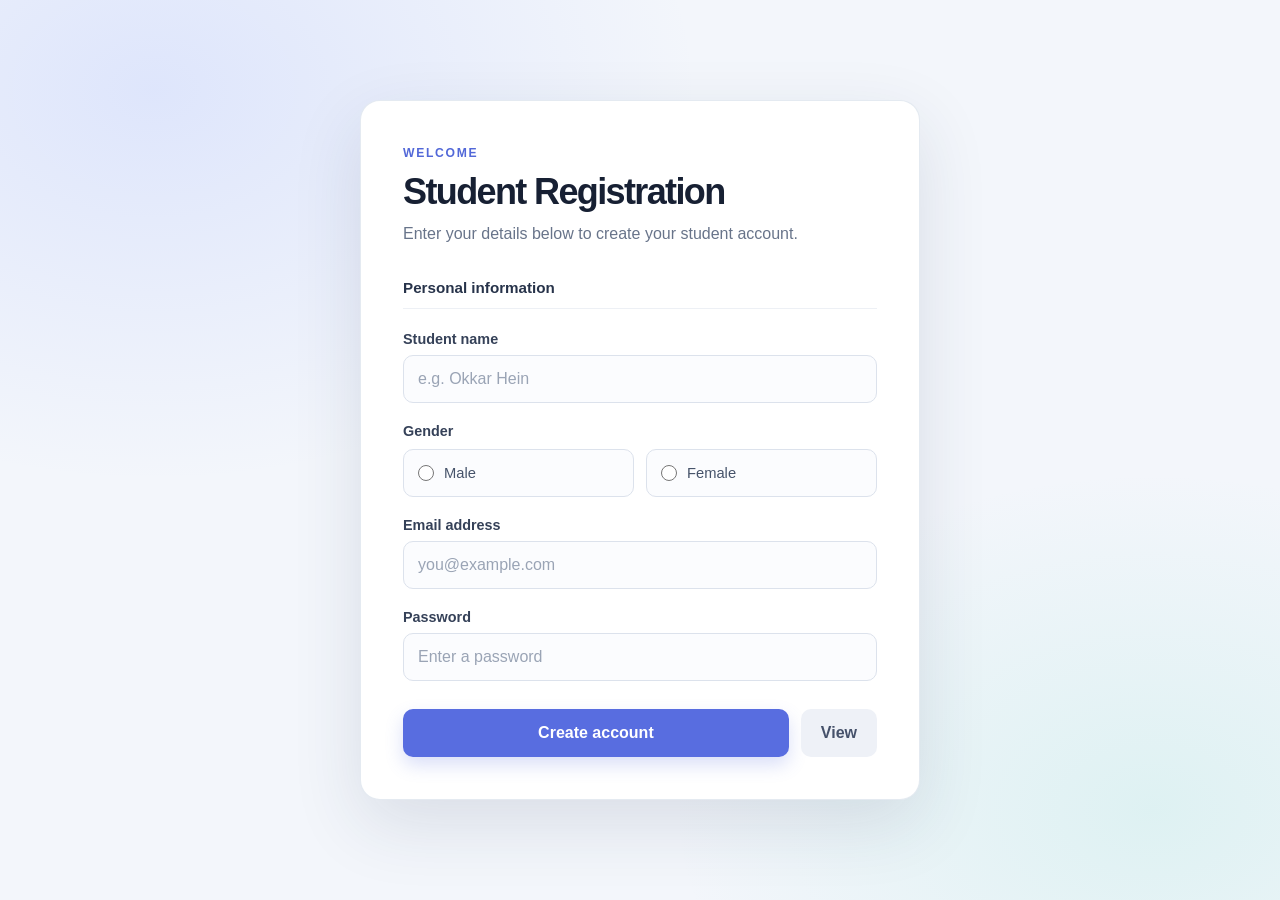
<file: index.html>
<!DOCTYPE html>
<html lang="en">
<head>
    <meta charset="UTF-8">
    <meta name="viewport" content="width=device-width, initial-scale=1.0">
    <title>Student Register</title>
    <link rel="stylesheet" href="style.css">
</head>

<body>
    <main class="page">
        <section class="registration-card" aria-labelledby="page-title">
            <header class="card-header">
                <span class="eyebrow">WELCOME</span>
                <h1 id="page-title">Student Registration</h1>
                <p>Enter your details below to create your student account.</p>
            </header>

            <form id="registration-form" action="datainput.php" method="post">
                <input type="hidden" name="submit" value="1">
                <fieldset>
                    <legend>Personal information</legend>

                    <div class="form-field">
                        <label for="student-name">Student name</label>
                        <input id="student-name" type="text" name="student_name"
                               placeholder="e.g. Okkar Hein" autocomplete="name" required>
                    </div>

                    <fieldset class="gender-field">
                        <legend>Gender</legend>
                        <div class="radio-options">
                            <label class="radio-option">
                                <input type="radio" name="student_gender" value="Male" required>
                                <span>Male</span>
                            </label>
                            <label class="radio-option">
                                <input type="radio" name="student_gender" value="Female" required>
                                <span>Female</span>
                            </label>
                        </div>
                    </fieldset>

                    <div class="form-field">
                        <label for="student-email">Email address</label>
                        <input id="student-email" type="email" name="student_email"
                               placeholder="you@example.com" autocomplete="email" required>
                    </div>

                    <div class="form-field">
                        <label for="student-password">Password</label>
                        <input id="student-password" type="password" name="student_password"
                               placeholder="Enter a password" autocomplete="new-password" required>
                    </div>

                    <div class="form-actions">
                        <button class="submit-button" type="submit">Create account</button>
                        <button id="view-records" class="reset-button" type="button">View</button>
                    </div>
                </fieldset>
            </form>
        </section>
    </main>

    <dialog id="result-dialog" class="result-dialog"
            aria-labelledby="dialog-title" aria-describedby="dialog-message">
        <div class="dialog-content">
            <h2 id="dialog-title">Review your information</h2>
            <p id="dialog-message"></p>
            <div class="dialog-actions">
                <button id="confirm-save" class="dialog-ok-button" type="button">OK</button>
                <button id="view-entry" class="dialog-view-button" type="button" hidden>View</button>
            </div>
        </div>
    </dialog>

    <script src="script.js"></script>
</body>
</html>
</file>
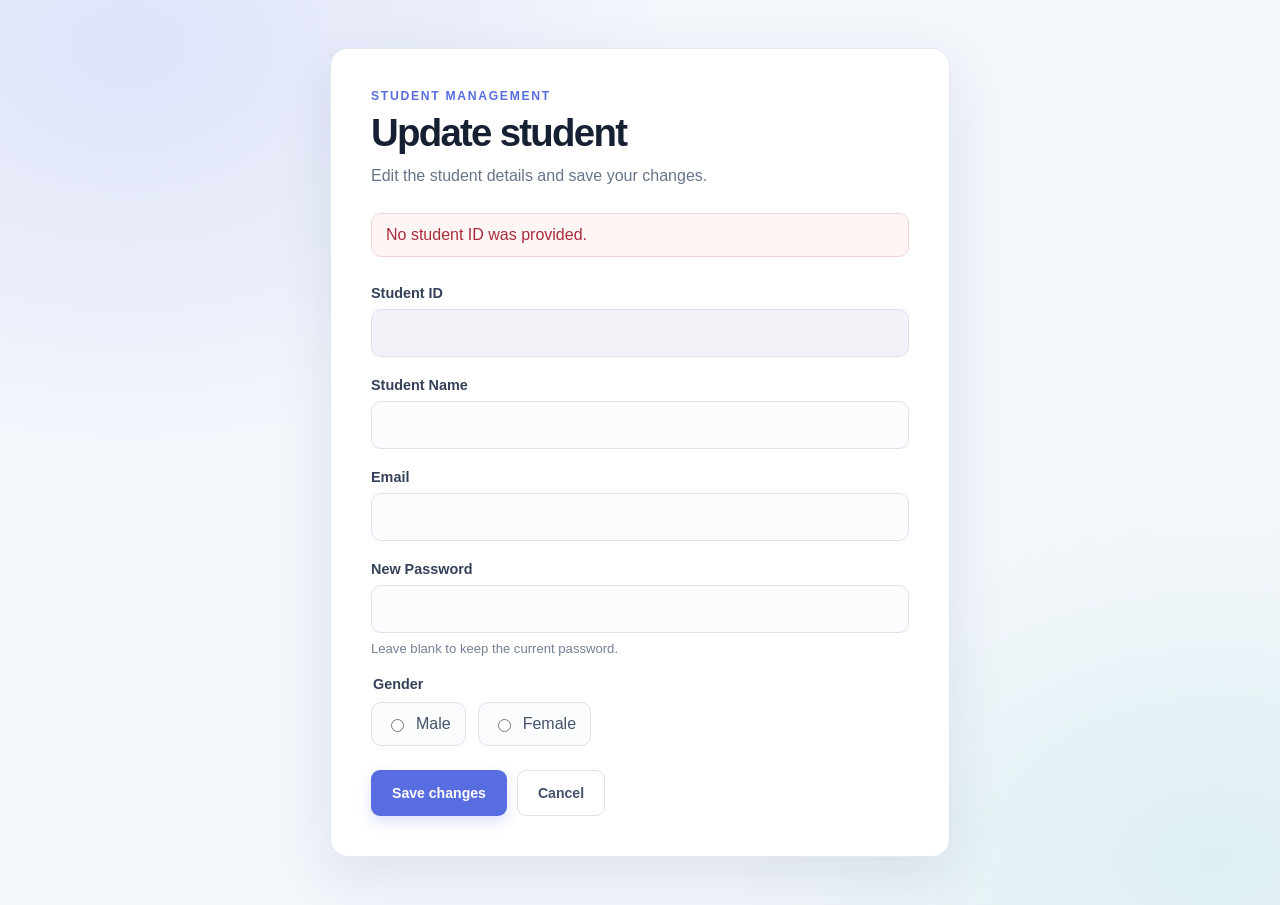
<file: update.html>
<!DOCTYPE html>
<html>
<head>
    <meta charset="UTF-8">
    <meta name="viewport" content="width=device-width, initial-scale=1.0">
    <title>Update Student</title>
    <link rel="stylesheet" href="VUD.css">
</head>
<body>
    
    <main class="page-shell">
        <section class="panel form-panel">
            <header class="page-header">
                <p class="eyebrow">Student management</p>
                <h1>Update student</h1>
                <p class="page-subtitle">Edit the student details and save your changes.</p>
            </header>
            <p id="loadError" class="status-message" role="alert" hidden></p>
            <form class="student-form" action="VUD.php" method="post">
                <div class="form-field">
                    <label for="student-id">Student ID</label>
                    <input type="text" name="student_id" id="student-id" class="form-control" readonly>
                </div>
                <div class="form-field">
                    <label for="student-name">Student Name</label>
                    <input type="text" name="student_name" id="student-name" class="form-control" required>
                </div>
                <div class="form-field">
                    <label for="student-email">Email</label>
                    <input type="email" name="student_email" id="student-email" class="form-control" required>
                </div>
                <div class="form-field">
                    <label for="student-password">New Password</label>
                    <input type="password" name="student_password" id="student-password" class="form-control"
                           autocomplete="new-password">
                    <small class="field-help">Leave blank to keep the current password.</small>
                </div>
                <fieldset class="gender-options">
                    <legend>Gender</legend>
                    <div class="radio-row">
                        <label class="radio-choice"><input type="radio" name="student_gender" value="Male" required> Male</label>
                        <label class="radio-choice"><input type="radio" name="student_gender" value="Female" required> Female</label>
                    </div>
                </fieldset>
                <div class="form-actions">
                    <button type="submit" name="update" class="button button-primary">Save changes</button>
                    <a href="view%26edit.html" class="button button-secondary">Cancel</a>
                </div>
            </form>
        </section>
    </main>

   <script src="update.js"></script>
</body>
</html>
</file>
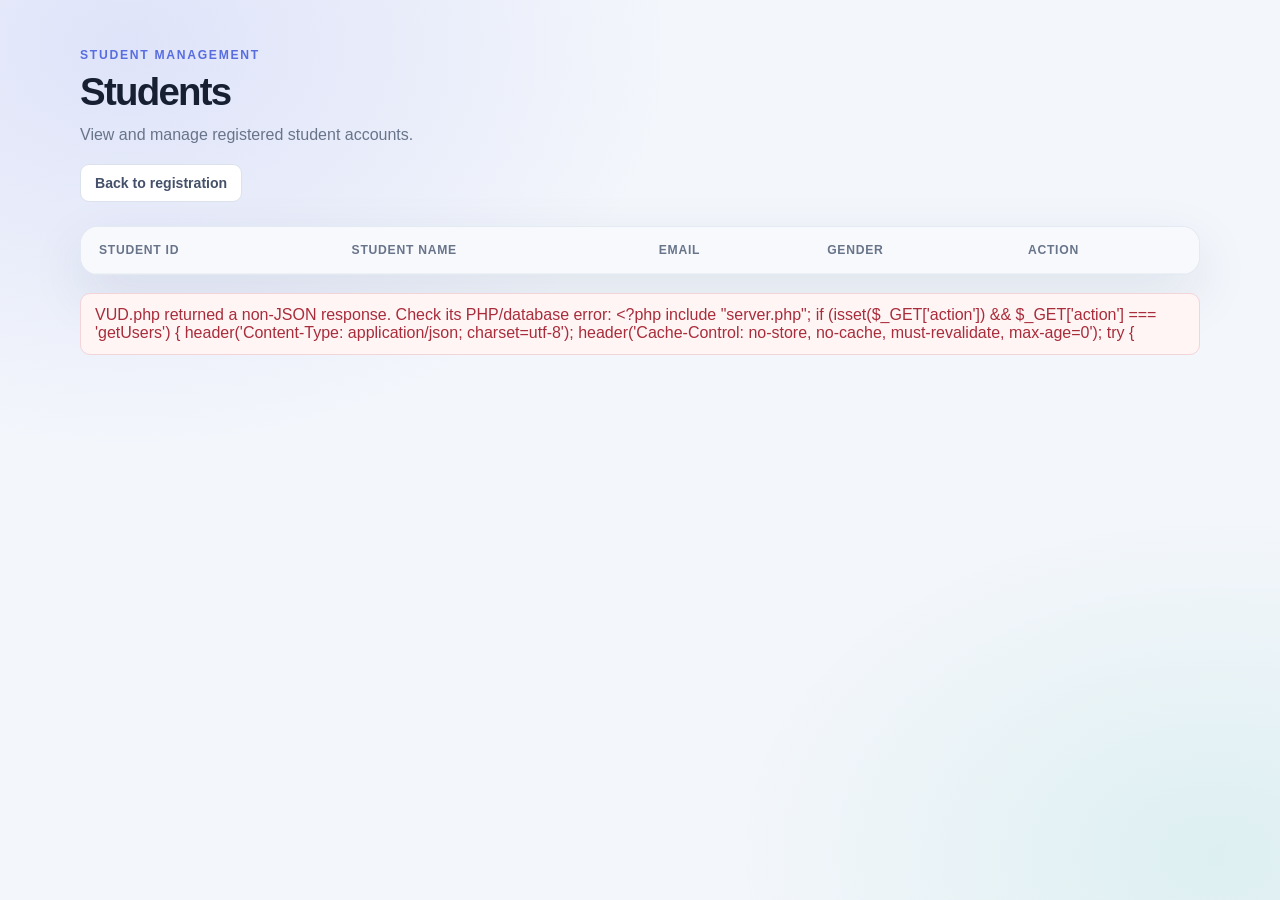
<file: view&edit.html>
<!DOCTYPE html>
<html>
<head>
    <meta charset="UTF-8">
    <meta name="viewport" content="width=device-width, initial-scale=1.0">
    <title>Users</title>
    <link rel="stylesheet" href="VUD.css">
</head>
<body>
    <main class="page-shell">
        <header class="page-header">
            <p class="eyebrow">Student management</p>
            <h1>Students</h1>
            <p class="page-subtitle">View and manage registered student accounts.</p>
            <a class="button button-secondary back-button" href="index.html">Back to registration</a>
        </header>
        <section class="panel table-scroll" aria-label="Registered students">
        <table class="students-table">
            <thead>
                <tr>
                    <th>Student ID</th>
                    <th>Student Name</th>
                    <th>Email</th>
                    <th>Gender</th>
                    <th>Action</th>
                </tr>
            </thead>
            <tbody id="userTableBody"></tbody>
        </table>
        </section>
        <p id="loadError" class="status-message" role="alert" hidden></p>
    </main>

  <script src="view&edit.js"></script>
</body>
</html>
</file>
<file: style.css>
:root {
    color-scheme: light;
    font-family: Inter, "Segoe UI", Arial, sans-serif;
    color: #172033;
    background: #f3f6fb;
    font-synthesis: none;
    text-rendering: optimizeLegibility;
}

* {
    box-sizing: border-box;
}

body {
    min-width: 320px;
    min-height: 100vh;
    margin: 0;
    background:
        radial-gradient(ellipse at 12% 10%, rgba(119, 148, 255, 0.17), transparent 34rem),
        radial-gradient(ellipse at 90% 90%, rgba(94, 212, 190, 0.14), transparent 30rem),
        #f3f6fb;
}

.page {
    display: grid;
    min-height: 100vh;
    place-items: center;
    padding: 48px 20px;
}

.registration-card {
    width: min(100%, 560px);
    padding: 42px;
    border: 1px solid rgba(226, 232, 240, 0.9);
    border-radius: 20px;
    background: #fff;
    box-shadow: 0 24px 70px rgba(34, 50, 84, 0.12);
}

.card-header {
    margin-bottom: 32px;
}

.eyebrow {
    color: #5268d8;
    font-size: 0.76rem;
    font-weight: 750;
    letter-spacing: 0.14em;
}

h1 {
    margin: 10px 0 8px;
    font-size: clamp(1.8rem, 5vw, 2.25rem);
    letter-spacing: -0.045em;
}

.card-header p {
    margin: 0;
    color: #68748a;
    line-height: 1.6;
}

form > fieldset {
    min-width: 0;
    margin: 0;
    padding: 0;
    border: 0;
}

form > fieldset > legend {
    width: 100%;
    margin-bottom: 22px;
    padding: 0 0 12px;
    border-bottom: 1px solid #edf0f5;
    color: #27334a;
    font-size: 0.95rem;
    font-weight: 700;
}

.form-field {
    display: grid;
    gap: 8px;
    margin-bottom: 20px;
}

.form-field label,
.gender-field > legend {
    color: #354158;
    font-size: 0.9rem;
    font-weight: 650;
}

.form-field input {
    width: 100%;
    min-height: 48px;
    padding: 0 14px;
    border: 1px solid #dce2ec;
    border-radius: 10px;
    outline: none;
    background: #fbfcfe;
    color: #172033;
    font: inherit;
    transition: border-color 160ms ease, box-shadow 160ms ease, background 160ms ease;
}

.form-field input::placeholder {
    color: #9aa4b5;
}

.form-field input:focus {
    border-color: #6678e8;
    background: #fff;
    box-shadow: 0 0 0 4px rgba(102, 120, 232, 0.14);
}

.gender-field {
    min-width: 0;
    margin: 0 0 20px;
    padding: 0;
    border: 0;
}

.gender-field > legend {
    margin-bottom: 10px;
    padding: 0;
}

.radio-options {
    display: flex;
    gap: 12px;
}

.radio-option {
    display: flex;
    flex: 1;
    align-items: center;
    gap: 10px;
    min-height: 48px;
    padding: 0 14px;
    border: 1px solid #dce2ec;
    border-radius: 10px;
    background: #fbfcfe;
    color: #46536a;
    cursor: pointer;
    font-size: 0.92rem;
}

.radio-option input {
    width: 16px;
    height: 16px;
    margin: 0;
    accent-color: #586de0;
}

.form-actions {
    display: flex;
    gap: 12px;
    margin-top: 28px;
}

.form-actions button {
    min-height: 48px;
    padding: 0 20px;
    border: 0;
    border-radius: 10px;
    font: inherit;
    font-weight: 700;
    cursor: pointer;
    transition: transform 160ms ease, background 160ms ease, box-shadow 160ms ease;
}

.form-actions button:hover {
    transform: translateY(-1px);
}

.form-actions button:focus-visible,
.radio-option:focus-within {
    outline: 3px solid rgba(102, 120, 232, 0.3);
    outline-offset: 2px;
}

.submit-button {
    flex: 1;
    background: #586de0;
    color: #fff;
    box-shadow: 0 8px 18px rgba(88, 109, 224, 0.22);
}

.submit-button:hover {
    background: #485dcf;
}

.reset-button {
    background: #eef1f7;
    color: #45516a;
}

.reset-button:hover {
    background: #e4e8f0;
}

.result-dialog {
    width: min(100% - 32px, 420px);
    padding: 0;
    border: 0;
    border-radius: 18px;
    color: #172033;
    box-shadow: 0 24px 70px rgba(34, 50, 84, 0.24);
}

.result-dialog::backdrop {
    background: rgba(23, 32, 51, 0.48);
    backdrop-filter: blur(3px);
}

.dialog-content {
    padding: 32px;
}

.dialog-content h2 {
    margin: 0 0 10px;
    font-size: 1.35rem;
}

.dialog-content p {
    margin: 0;
    color: #68748a;
    line-height: 1.6;
}

.account-details {
    display: grid;
    gap: 12px;
    margin: 20px 0 0;
    padding: 16px;
    border-radius: 12px;
    background: #f3f6fb;
}

.account-details[hidden] {
    display: none;
}

.account-details div {
    display: grid;
    gap: 4px;
}

.account-details dt {
    color: #68748a;
    font-size: 0.8rem;
    font-weight: 650;
}

.account-details dd {
    margin: 0;
    overflow-wrap: anywhere;
}

.dialog-actions {
    display: flex;
    justify-content: flex-end;
    gap: 12px;
    margin-top: 28px;
}

.dialog-actions button {
    min-height: 44px;
    padding: 0 18px;
    border: 0;
    border-radius: 10px;
    font: inherit;
    font-weight: 700;
    cursor: pointer;
}

.dialog-actions button:focus-visible {
    outline: 3px solid rgba(102, 120, 232, 0.3);
    outline-offset: 2px;
}

.dialog-view-button {
    margin-right: auto;
    background: #eef1f7;
    color: #45516a;
}

.dialog-view-button:disabled {
    cursor: not-allowed;
    opacity: 0.55;
}

.dialog-ok-button {
    background: #586de0;
    color: #fff;
}

.preview-note {
    margin: 0;
    color: #68748a;
    line-height: 1.6;
}

.preview-details {
    margin: 0 0 24px;
}

.preview-error {
    margin: 0 0 24px;
    color: #a32727;
    line-height: 1.6;
}

.back-to-form {
    display: inline-flex;
    align-items: center;
    justify-content: center;
    min-height: 48px;
    padding: 0 20px;
    border-radius: 10px;
    background: #586de0;
    color: #fff;
    font-weight: 700;
    text-decoration: none;
}

.back-to-form:focus-visible {
    outline: 3px solid rgba(102, 120, 232, 0.3);
    outline-offset: 2px;
}

@media (max-width: 480px) {
    .page {
        padding: 24px 14px;
    }

    .registration-card {
        padding: 28px 22px;
        border-radius: 16px;
    }

    .form-actions {
        flex-direction: column;
    }
}
</file>
<file: VUD.css>
:root {
    font-family: Inter, "Segoe UI", Arial, sans-serif;
    color: #172033;
    background: #f3f6fb;
    font-synthesis: none;
    text-rendering: optimizeLegibility;
}

* {
    box-sizing: border-box;
}

body {
    min-width: 320px;
    min-height: 100vh;
    margin: 0;
    padding: 48px 20px;
    background:
        radial-gradient(ellipse at 10% 5%, rgba(103, 120, 239, 0.15), transparent 34rem),
        radial-gradient(ellipse at 95% 95%, rgba(60, 192, 170, 0.12), transparent 30rem),
        #f3f6fb;
}

.page-shell {
    width: min(100%, 1120px);
    margin: 0 auto;
}

.page-header {
    margin-bottom: 24px;
}

.back-button {
    margin-top: 16px;
}

.eyebrow {
    margin: 0 0 8px;
    color: #586de0;
    font-size: 0.76rem;
    font-weight: 750;
    letter-spacing: 0.14em;
    text-transform: uppercase;
}

h1 {
    margin: 0;
    color: #172033;
    font-size: clamp(1.8rem, 5vw, 2.4rem);
    letter-spacing: -0.045em;
}

.page-subtitle {
    margin: 8px 0 0;
    color: #68748a;
    line-height: 1.6;
}

.panel {
    overflow: hidden;
    border: 1px solid rgba(226, 232, 240, 0.9);
    border-radius: 18px;
    background: #fff;
    box-shadow: 0 20px 55px rgba(34, 50, 84, 0.1);
}

.table-scroll {
    overflow-x: auto;
}

.students-table {
    width: 100%;
    border-collapse: collapse;
    text-align: left;
}

.students-table th,
.students-table td {
    padding: 16px 18px;
    border-bottom: 1px solid #edf0f5;
    vertical-align: middle;
}

.students-table th {
    background: #f8f9fd;
    color: #68748a;
    font-size: 0.76rem;
    font-weight: 750;
    letter-spacing: 0.06em;
    text-transform: uppercase;
    white-space: nowrap;
}

.students-table tbody tr:last-child td {
    border-bottom: 0;
}

.students-table tbody tr:hover {
    background: #fafbff;
}

.table-actions {
    display: flex;
    gap: 8px;
}

.button {
    display: inline-flex;
    min-height: 38px;
    align-items: center;
    justify-content: center;
    padding: 0 14px;
    border: 1px solid transparent;
    border-radius: 9px;
    font: inherit;
    font-size: 0.88rem;
    font-weight: 700;
    text-decoration: none;
    cursor: pointer;
    transition: background 150ms ease, transform 150ms ease, box-shadow 150ms ease;
}

.button:hover {
    transform: translateY(-1px);
    text-decoration: none;
}

.button-primary {
    background: #586de0;
    color: #fff;
    box-shadow: 0 6px 14px rgba(88, 109, 224, 0.2);
}

.button-primary:hover,
.button-primary:focus {
    background: #485dcf;
    color: #fff;
}

.button-danger {
    border-color: #f3d4d7;
    background: #fff5f5;
    color: #c33d4b;
}

.button-danger:hover,
.button-danger:focus {
    background: #ffe8e9;
    color: #a92c3a;
}

.button-secondary {
    border-color: #dce2ec;
    background: #fff;
    color: #45516a;
}

.button-secondary:hover,
.button-secondary:focus {
    background: #f5f7fb;
    color: #27334a;
}

.empty-state {
    padding: 32px 18px !important;
    color: #68748a;
    text-align: center;
}

.status-message {
    margin: 18px 0 0;
    padding: 12px 14px;
    border: 1px solid #f3d4d7;
    border-radius: 10px;
    background: #fff5f5;
    color: #a92c3a;
}

.form-panel {
    width: min(100%, 620px);
    margin: 0 auto;
    padding: clamp(22px, 5vw, 40px);
}

.student-form {
    display: grid;
    gap: 20px;
    margin-top: 28px;
}

.form-field {
    display: grid;
    gap: 8px;
}

.form-field > label,
.gender-options legend {
    color: #354158;
    font-size: 0.9rem;
    font-weight: 700;
}

.form-control {
    width: 100%;
    min-height: 48px;
    padding: 0 14px;
    border: 1px solid #dce2ec;
    border-radius: 10px;
    outline: none;
    background: #fbfcfe;
    color: #172033;
    font: inherit;
    transition: border-color 150ms ease, box-shadow 150ms ease, background 150ms ease;
}

.form-control:focus {
    border-color: #6678e8;
    background: #fff;
    box-shadow: 0 0 0 4px rgba(102, 120, 232, 0.14);
}

.form-control[readonly] {
    background: #f1f3f8;
    color: #68748a;
}

.field-help {
    color: #758096;
    font-size: 0.82rem;
}

.gender-options {
    margin: 0;
    padding: 0;
    border: 0;
}

.gender-options legend {
    margin-bottom: 10px;
}

.radio-row {
    display: flex;
    flex-wrap: wrap;
    gap: 12px;
}

.radio-choice {
    display: inline-flex;
    min-height: 44px;
    align-items: center;
    gap: 9px;
    padding: 0 14px;
    border: 1px solid #dce2ec;
    border-radius: 10px;
    background: #fbfcfe;
    color: #46536a;
    cursor: pointer;
}

.radio-choice input {
    accent-color: #586de0;
}

.form-actions {
    display: flex;
    flex-wrap: wrap;
    gap: 10px;
    padding-top: 4px;
}

.form-actions .button {
    min-height: 46px;
    padding: 0 20px;
}

.form-actions .button-primary {
    min-width: 130px;
}

[hidden] {
    display: none !important;
}

@media (max-width: 640px) {
    body {
        padding: 28px 14px;
    }

    .students-table th,
    .students-table td {
        padding: 12px;
    }

    .table-actions {
        flex-direction: column;
    }
}
</file>
